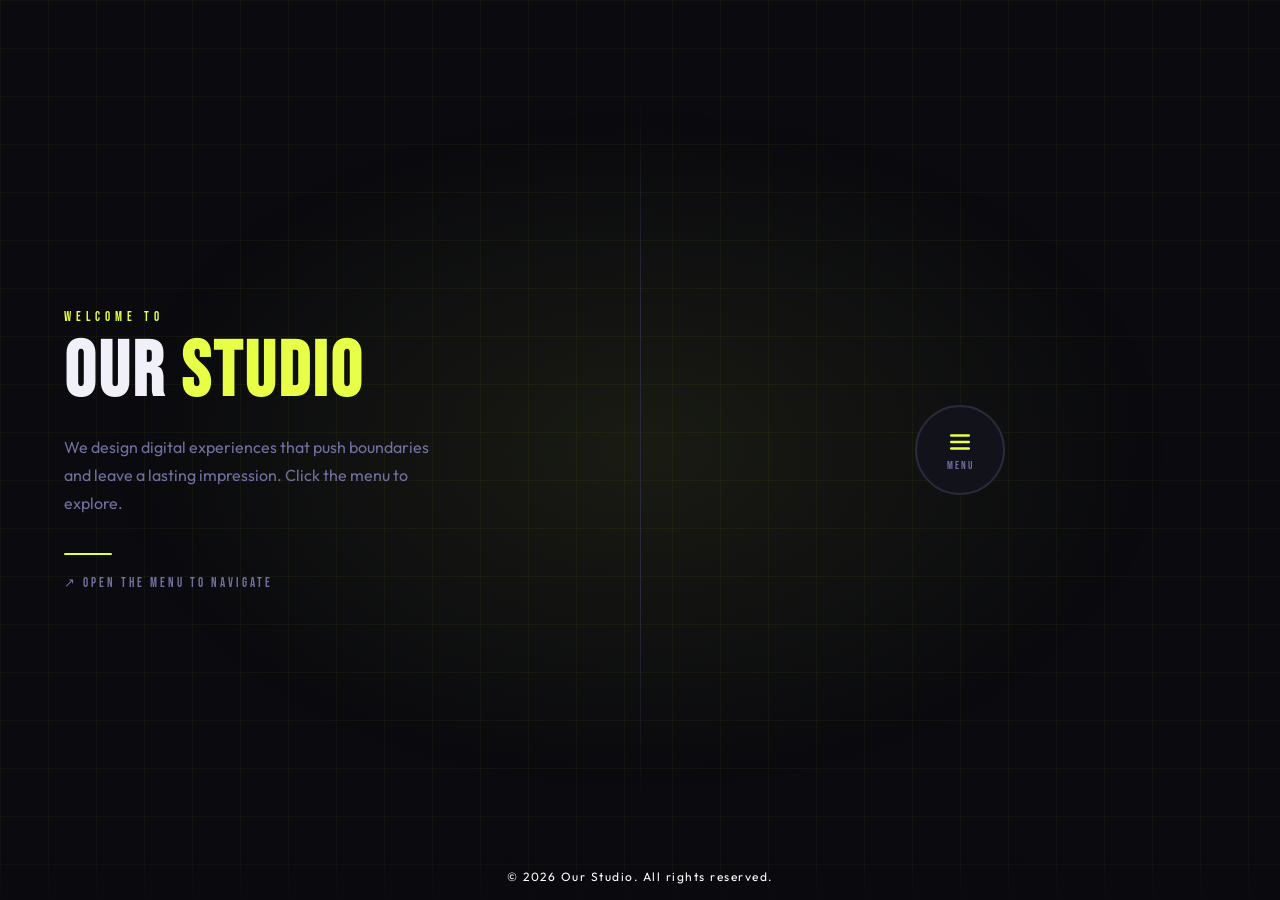
<file: index.html>
<!doctype html>
<html lang="en">
  <head>
    <meta charset="UTF-8" />
    <meta name="viewport" content="width=device-width, initial-scale=1.0" />
    <title>Radial Menu</title>
    <link rel="preconnect" href="https://fonts.googleapis.com" />
    <link rel="preconnect" href="https://fonts.gstatic.com" crossorigin />
    <link
      href="https://fonts.googleapis.com/css2?family=Bebas+Neue&family=Outfit:wght@300;400;600&display=swap"
      rel="stylesheet"
    />
    <link rel="stylesheet" href="styles/style.css" />
  </head>
  <body>
    <div class="bg-grid"></div>
    <div class="bg-glow"></div>

    <div class="layout">
      <!-- LEFT COLUMN: welcome text -->
      <div class="col-welcome">
        <p class="welcome-eyebrow">Welcome to</p>
        <h1 class="welcome-title">Our <span>Studio</span></h1>
        <p class="welcome-sub">
          We design digital experiences that push boundaries and leave a lasting
          impression. Click the menu to explore.
        </p>
        <div class="welcome-divider"></div>
        <p class="welcome-hint">↗ Open the menu to navigate</p>
      </div>

      <!-- RIGHT COLUMN: radial menu -->
      <div class="col-menu">
        <main class="scene">
          <svg class="connector-svg" id="connectorSvg" aria-hidden="true"></svg>

          <div class="menu-wrapper" id="menuWrapper">
            <button class="nav-btn" data-label="Home" data-index="0" id="btn-0">
              <span class="nav-icon">⌂</span>
              <span class="nav-label">Home</span>
            </button>
            <button
              class="nav-btn"
              data-label="About"
              data-index="1"
              id="btn-1"
            >
              <span class="nav-icon">◈</span>
              <span class="nav-label">About</span>
            </button>
            <button
              class="nav-btn"
              data-label="Contact"
              data-index="2"
              id="btn-2"
            >
              <span class="nav-icon">✉</span>
              <span class="nav-label">Contact</span>
            </button>
            <button
              class="nav-btn"
              data-label="Services"
              data-index="3"
              id="btn-3"
            >
              <span class="nav-icon">◎</span>
              <span class="nav-label">Services</span>
            </button>
            <button
              class="nav-btn"
              data-label="Products"
              data-index="4"
              id="btn-4"
            >
              <span class="nav-icon">▣</span>
              <span class="nav-label">Products</span>
            </button>

            <button
              class="center-btn"
              id="centerBtn"
              aria-label="Toggle menu"
              aria-expanded="false"
            >
              <span class="center-ring"></span>
              <span class="center-ring ring-2"></span>
              <span class="center-icon" id="centerIcon">
                <svg
                  viewBox="0 0 24 24"
                  fill="none"
                  stroke="currentColor"
                  stroke-width="2.5"
                  stroke-linecap="round"
                >
                  <line x1="4" y1="6" x2="20" y2="6" class="bar bar1" />
                  <line x1="4" y1="12" x2="20" y2="12" class="bar bar2" />
                  <line x1="4" y1="18" x2="20" y2="18" class="bar bar3" />
                </svg>
              </span>
              <span class="center-label">MENU</span>
            </button>
          </div>
        </main>
      </div>
    </div>

    <footer class="site-footer">
      <p>&copy; 2026 Our Studio. All rights reserved.</p>
    </footer>

    <script src="script/script.js"></script>
  </body>
</html>
</file>
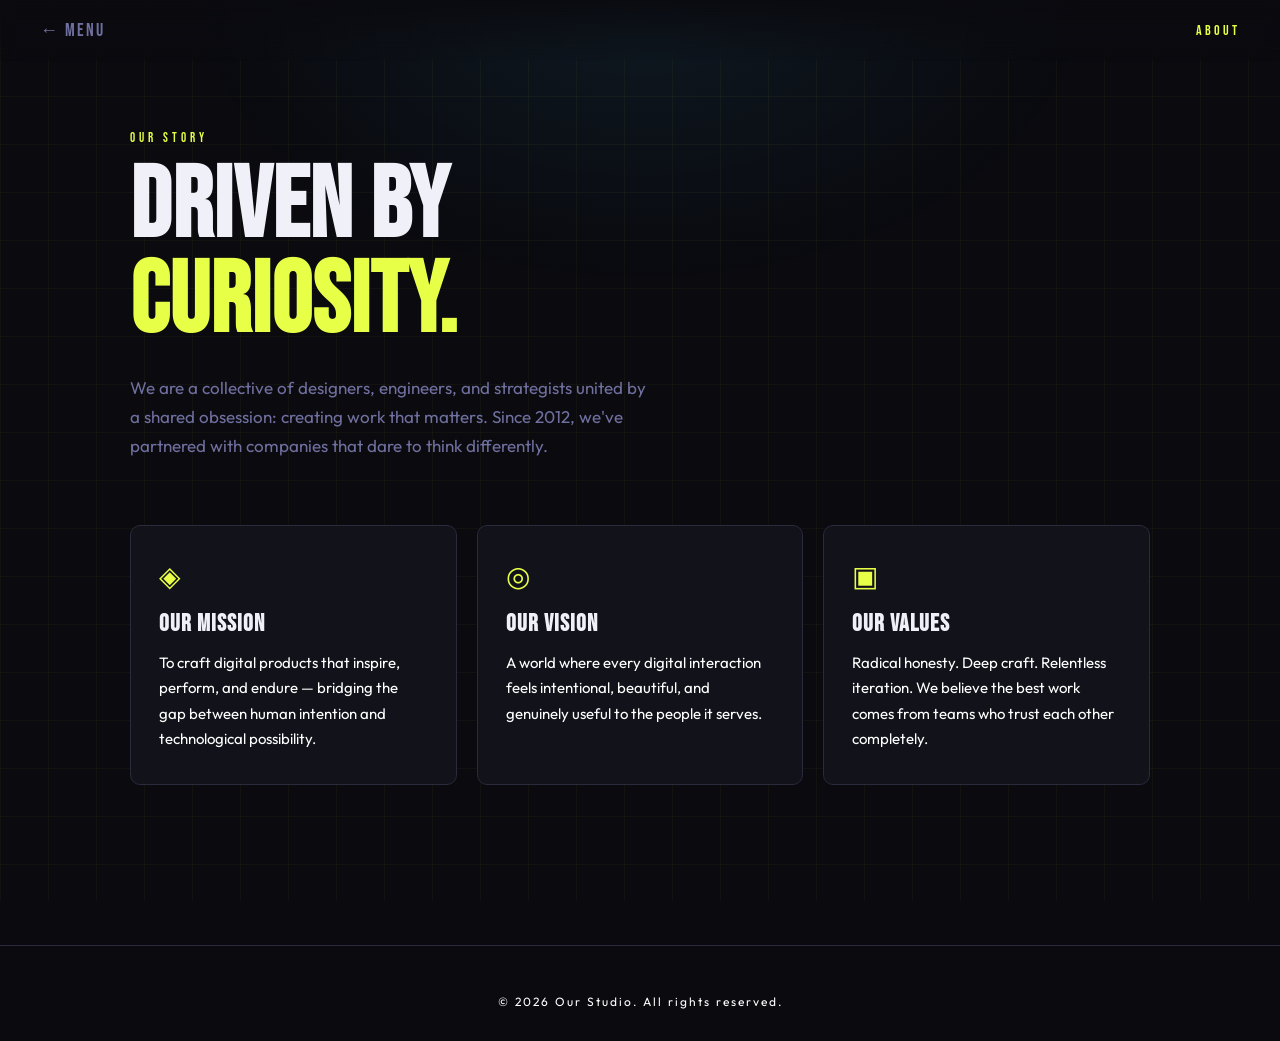
<file: pages/about.html>
<!doctype html>
<html lang="en">
  <head>
    <meta charset="UTF-8" />
    <meta name="viewport" content="width=device-width, initial-scale=1.0" />
    <title>About</title>
    <link rel="preconnect" href="https://fonts.googleapis.com" />
    <link rel="preconnect" href="https://fonts.gstatic.com" crossorigin />
    <link
      href="https://fonts.googleapis.com/css2?family=Bebas+Neue&family=Outfit:wght@300;400;600&display=swap"
      rel="stylesheet"
    />
    <link rel="stylesheet" href="../styles/pages.css" />
  </head>
  <body class="page-about">
    <div class="bg-grid"></div>
    <div class="bg-glow"></div>

    <nav class="top-nav">
      <a href="../index.html" class="back-btn">← Menu</a>
      <span class="page-tag">About</span>
    </nav>

    <main class="page-content">
      <div class="hero">
        <p class="eyebrow">Our Story</p>
        <h1 class="hero-title">Driven by<br /><em>Curiosity.</em></h1>
        <p class="hero-sub">
          We are a collective of designers, engineers, and strategists united by
          a shared obsession: creating work that matters. Since 2012, we've
          partnered with companies that dare to think differently.
        </p>
      </div>

      <div class="card-grid">
        <div class="card">
          <span class="card-icon">◈</span>
          <h3>Our Mission</h3>
          <p>
            To craft digital products that inspire, perform, and endure —
            bridging the gap between human intention and technological
            possibility.
          </p>
        </div>
        <div class="card">
          <span class="card-icon">◎</span>
          <h3>Our Vision</h3>
          <p>
            A world where every digital interaction feels intentional,
            beautiful, and genuinely useful to the people it serves.
          </p>
        </div>
        <div class="card">
          <span class="card-icon">▣</span>
          <h3>Our Values</h3>
          <p>
            Radical honesty. Deep craft. Relentless iteration. We believe the
            best work comes from teams who trust each other completely.
          </p>
        </div>
      </div>
    </main>

    <script src="../script/pages.js"></script>

    <footer class="site-footer">
      <p>&copy; 2026 Our Studio. All rights reserved.</p>
    </footer>
  </body>
</html>
</file>
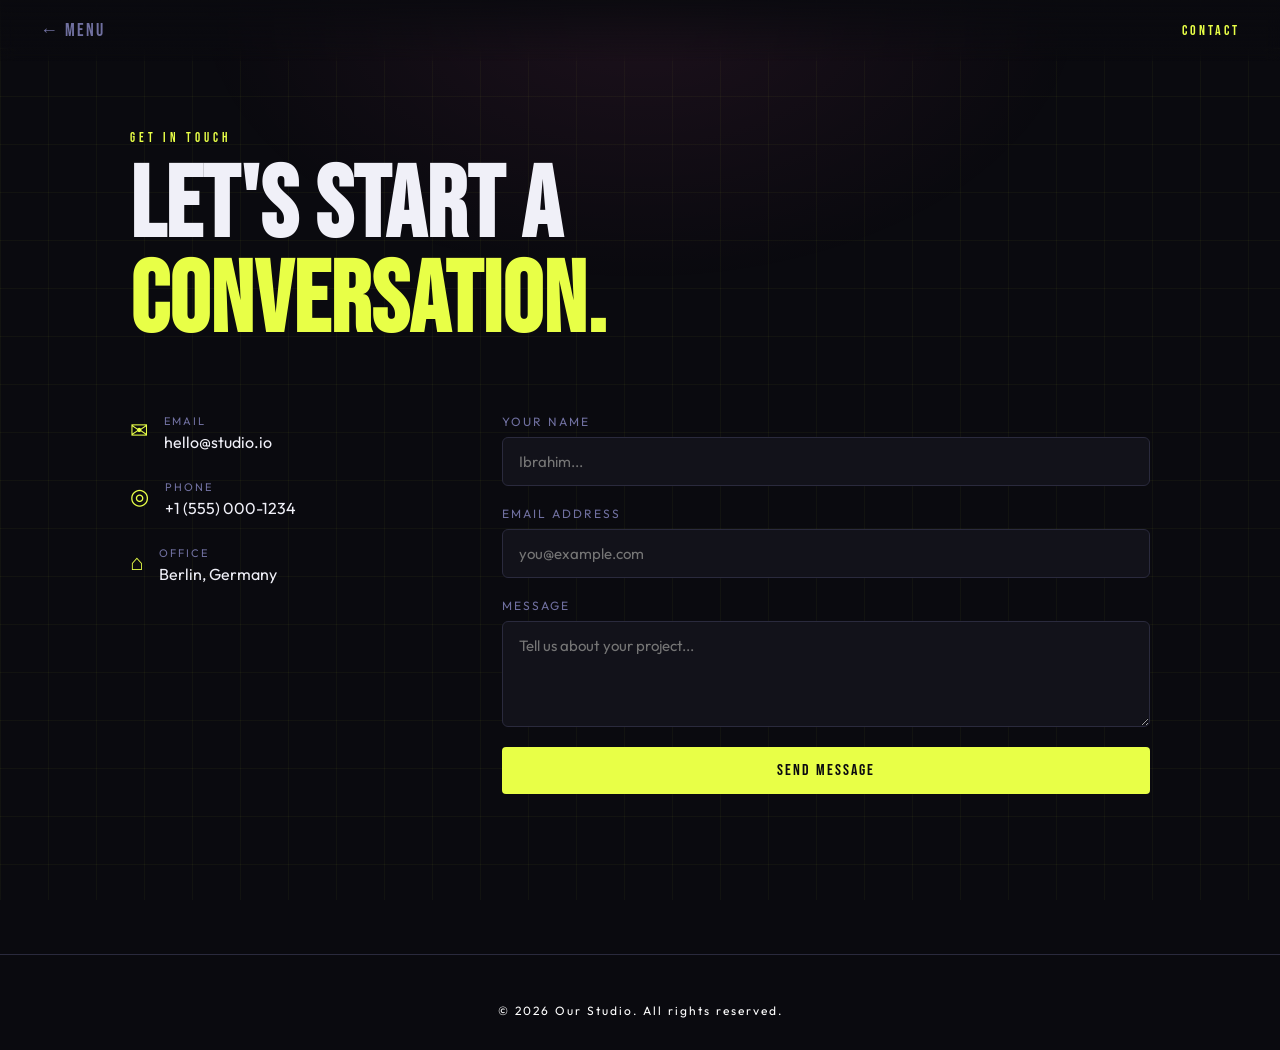
<file: pages/contact.html>
<!doctype html>
<html lang="en">
  <head>
    <meta charset="UTF-8" />
    <meta name="viewport" content="width=device-width, initial-scale=1.0" />
    <title>Contact</title>
    <link rel="preconnect" href="https://fonts.googleapis.com" />
    <link rel="preconnect" href="https://fonts.gstatic.com" crossorigin />
    <link
      href="https://fonts.googleapis.com/css2?family=Bebas+Neue&family=Outfit:wght@300;400;600&display=swap"
      rel="stylesheet"
    />
    <link rel="stylesheet" href="../styles/pages.css" />
  </head>
  <body class="page-contact">
    <div class="bg-grid"></div>
    <div class="bg-glow"></div>

    <nav class="top-nav">
      <a href="../index.html" class="back-btn">← Menu</a>
      <span class="page-tag">Contact</span>
    </nav>

    <main class="page-content">
      <div class="hero">
        <p class="eyebrow">Get In Touch</p>
        <h1 class="hero-title">Let's Start a<br /><em>Conversation.</em></h1>
      </div>

      <div class="contact-layout">
        <div class="contact-info">
          <div class="contact-item">
            <span class="c-icon">✉</span>
            <div>
              <p class="c-label">Email</p>
              <p class="c-value">hello@studio.io</p>
            </div>
          </div>
          <div class="contact-item">
            <span class="c-icon">◎</span>
            <div>
              <p class="c-label">Phone</p>
              <p class="c-value">+1 (555) 000-1234</p>
            </div>
          </div>
          <div class="contact-item">
            <span class="c-icon">⌂</span>
            <div>
              <p class="c-label">Office</p>
              <p class="c-value">Berlin, Germany</p>
            </div>
          </div>
        </div>

        <div class="contact-form">
          <div class="form-group">
            <label>Your Name</label>
            <input type="text" placeholder="Ibrahim..." />
          </div>
          <div class="form-group">
            <label>Email Address</label>
            <input type="email" placeholder="you@example.com" />
          </div>
          <div class="form-group">
            <label>Message</label>
            <textarea
              rows="4"
              placeholder="Tell us about your project..."
            ></textarea>
          </div>
          <button
            class="btn-primary"
            type="button"
            onclick="
              this.textContent = 'Sent ✓';
              this.style.opacity = '.6';
            "
          >
            Send Message
          </button>
        </div>
      </div>
    </main>

    <script src="../script/pages.js"></script>

    <footer class="site-footer">
      <p>&copy; 2026 Our Studio. All rights reserved.</p>
    </footer>
  </body>
</html>
</file>
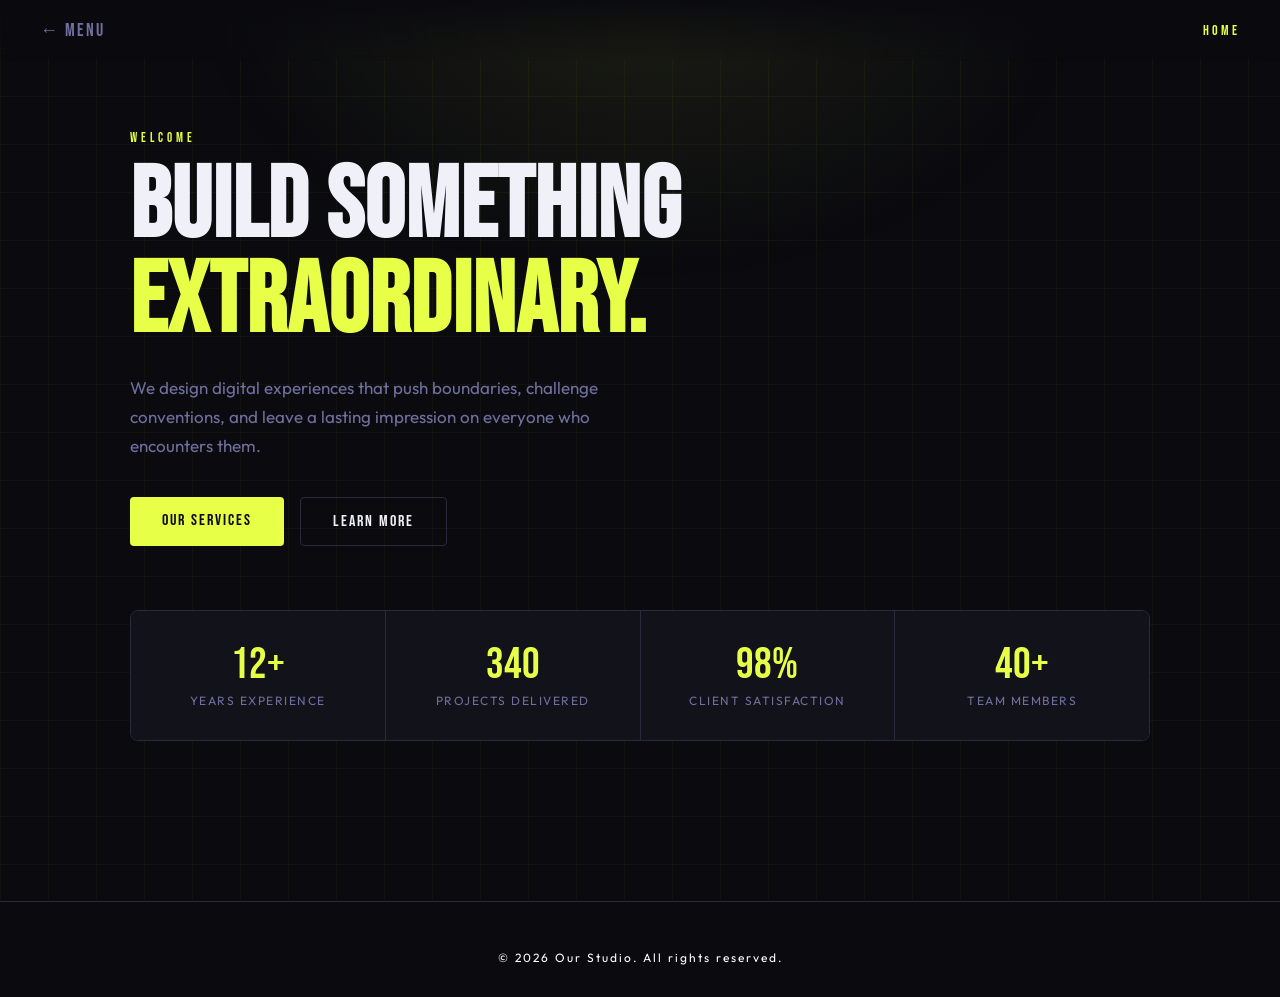
<file: pages/home.html>
<!doctype html>
<html lang="en">
  <head>
    <meta charset="UTF-8" />
    <meta name="viewport" content="width=device-width, initial-scale=1.0" />
    <title>Home</title>
    <link rel="preconnect" href="https://fonts.googleapis.com" />
    <link rel="preconnect" href="https://fonts.gstatic.com" crossorigin />
    <link
      href="https://fonts.googleapis.com/css2?family=Bebas+Neue&family=Outfit:wght@300;400;600&display=swap"
      rel="stylesheet"
    />
    <link rel="stylesheet" href="../styles/pages.css" />
  </head>
  <body class="page-home">
    <div class="bg-grid"></div>
    <div class="bg-glow"></div>

    <nav class="top-nav">
      <a href="../index.html" class="back-btn">← Menu</a>
      <span class="page-tag">Home</span>
    </nav>

    <main class="page-content">
      <div class="hero">
        <p class="eyebrow">Welcome</p>
        <h1 class="hero-title">Build Something<br /><em>Extraordinary.</em></h1>
        <p class="hero-sub">
          We design digital experiences that push boundaries, challenge
          conventions, and leave a lasting impression on everyone who encounters
          them.
        </p>
        <div class="hero-actions">
          <a href="services.html" class="btn-primary">Our Services</a>
          <a href="about.html" class="btn-ghost">Learn More</a>
        </div>
      </div>

      <div class="stat-row">
        <div class="stat">
          <span class="stat-num">12+</span
          ><span class="stat-label">Years Experience</span>
        </div>
        <div class="stat">
          <span class="stat-num">340</span
          ><span class="stat-label">Projects Delivered</span>
        </div>
        <div class="stat">
          <span class="stat-num">98%</span
          ><span class="stat-label">Client Satisfaction</span>
        </div>
        <div class="stat">
          <span class="stat-num">40+</span
          ><span class="stat-label">Team Members</span>
        </div>
      </div>
    </main>

    <script src="../script/pages.js"></script>

    <footer class="site-footer">
      <p>&copy; 2026 Our Studio. All rights reserved.</p>
    </footer>
  </body>
</html>
</file>
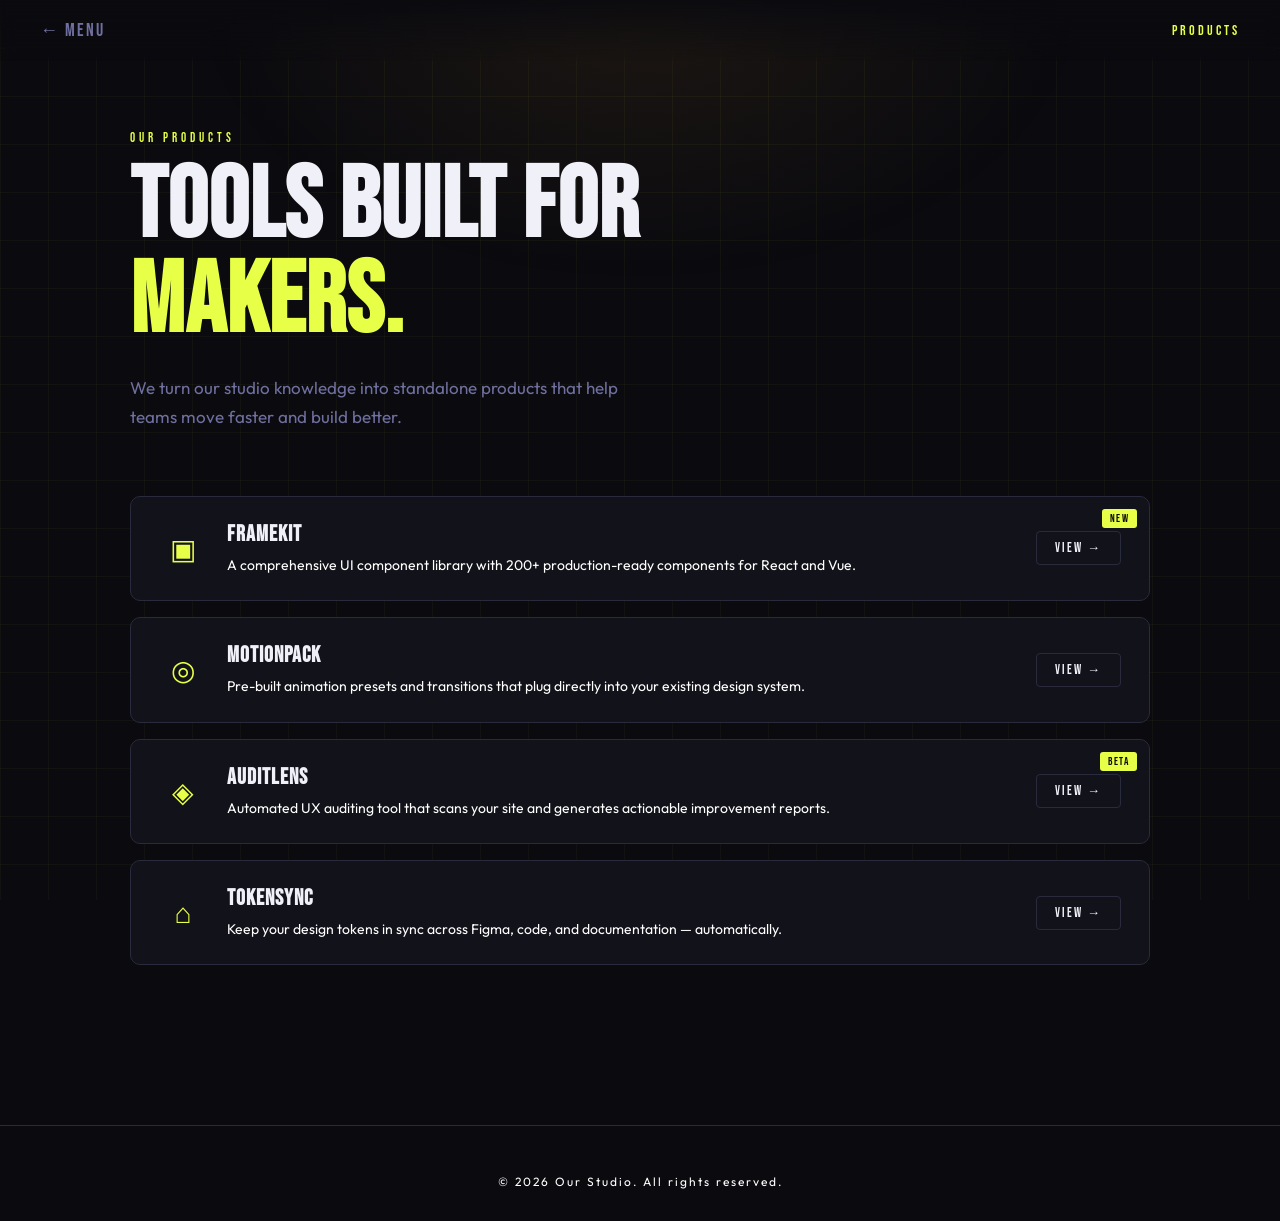
<file: pages/products.html>
<!doctype html>
<html lang="en">
  <head>
    <meta charset="UTF-8" />
    <meta name="viewport" content="width=device-width, initial-scale=1.0" />
    <title>Products</title>
    <link rel="preconnect" href="https://fonts.googleapis.com" />
    <link rel="preconnect" href="https://fonts.gstatic.com" crossorigin />
    <link
      href="https://fonts.googleapis.com/css2?family=Bebas+Neue&family=Outfit:wght@300;400;600&display=swap"
      rel="stylesheet"
    />
    <link rel="stylesheet" href="../styles/pages.css" />
  </head>
  <body class="page-products">
    <div class="bg-grid"></div>
    <div class="bg-glow"></div>

    <nav class="top-nav">
      <a href="../index.html" class="back-btn">← Menu</a>
      <span class="page-tag">Products</span>
    </nav>

    <main class="page-content">
      <div class="hero">
        <p class="eyebrow">Our Products</p>
        <h1 class="hero-title">Tools Built for<br /><em>Makers.</em></h1>
        <p class="hero-sub">
          We turn our studio knowledge into standalone products that help teams
          move faster and build better.
        </p>
      </div>

      <div class="product-list">
        <div class="product-card">
          <div class="product-badge">New</div>
          <span class="product-icon">▣</span>
          <div class="product-info">
            <h3>FrameKit</h3>
            <p>
              A comprehensive UI component library with 200+ production-ready
              components for React and Vue.
            </p>
          </div>
          <a href="#" class="btn-ghost small">View →</a>
        </div>
        <div class="product-card">
          <span class="product-icon">◎</span>
          <div class="product-info">
            <h3>MotionPack</h3>
            <p>
              Pre-built animation presets and transitions that plug directly
              into your existing design system.
            </p>
          </div>
          <a href="#" class="btn-ghost small">View →</a>
        </div>
        <div class="product-card">
          <div class="product-badge">Beta</div>
          <span class="product-icon">◈</span>
          <div class="product-info">
            <h3>AuditLens</h3>
            <p>
              Automated UX auditing tool that scans your site and generates
              actionable improvement reports.
            </p>
          </div>
          <a href="#" class="btn-ghost small">View →</a>
        </div>
        <div class="product-card">
          <span class="product-icon">⌂</span>
          <div class="product-info">
            <h3>TokenSync</h3>
            <p>
              Keep your design tokens in sync across Figma, code, and
              documentation — automatically.
            </p>
          </div>
          <a href="#" class="btn-ghost small">View →</a>
        </div>
      </div>
    </main>

    <script src="../script/pages.js"></script>

    <footer class="site-footer">
      <p>&copy; 2026 Our Studio. All rights reserved.</p>
    </footer>
  </body>
</html>
</file>
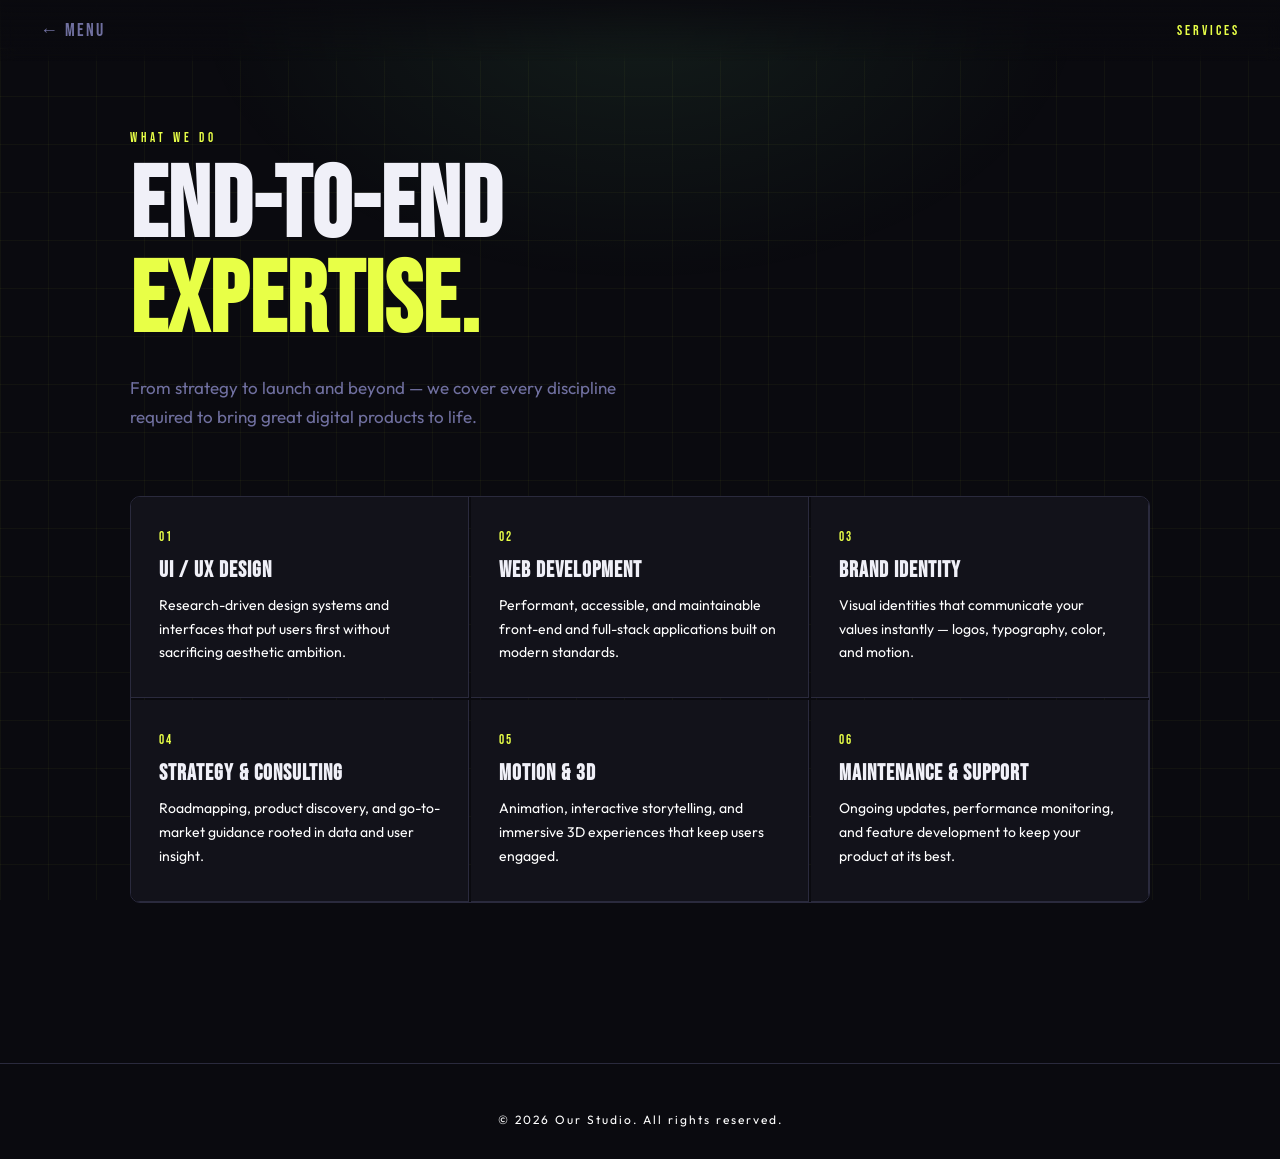
<file: pages/services.html>
<!doctype html>
<html lang="en">
  <head>
    <meta charset="UTF-8" />
    <meta name="viewport" content="width=device-width, initial-scale=1.0" />
    <title>Services</title>
    <link rel="preconnect" href="https://fonts.googleapis.com" />
    <link rel="preconnect" href="https://fonts.gstatic.com" crossorigin />
    <link
      href="https://fonts.googleapis.com/css2?family=Bebas+Neue&family=Outfit:wght@300;400;600&display=swap"
      rel="stylesheet"
    />
    <link rel="stylesheet" href="../styles/pages.css" />
  </head>
  <body class="page-services">
    <div class="bg-grid"></div>
    <div class="bg-glow"></div>

    <nav class="top-nav">
      <a href="../index.html" class="back-btn">← Menu</a>
      <span class="page-tag">Services</span>
    </nav>

    <main class="page-content">
      <div class="hero">
        <p class="eyebrow">What We Do</p>
        <h1 class="hero-title">End-to-End<br /><em>Expertise.</em></h1>
        <p class="hero-sub">
          From strategy to launch and beyond — we cover every discipline
          required to bring great digital products to life.
        </p>
      </div>

      <div class="services-grid">
        <div class="service-card">
          <span class="s-num">01</span>
          <h3>UI / UX Design</h3>
          <p>
            Research-driven design systems and interfaces that put users first
            without sacrificing aesthetic ambition.
          </p>
        </div>
        <div class="service-card">
          <span class="s-num">02</span>
          <h3>Web Development</h3>
          <p>
            Performant, accessible, and maintainable front-end and full-stack
            applications built on modern standards.
          </p>
        </div>
        <div class="service-card">
          <span class="s-num">03</span>
          <h3>Brand Identity</h3>
          <p>
            Visual identities that communicate your values instantly — logos,
            typography, color, and motion.
          </p>
        </div>
        <div class="service-card">
          <span class="s-num">04</span>
          <h3>Strategy & Consulting</h3>
          <p>
            Roadmapping, product discovery, and go-to-market guidance rooted in
            data and user insight.
          </p>
        </div>
        <div class="service-card">
          <span class="s-num">05</span>
          <h3>Motion & 3D</h3>
          <p>
            Animation, interactive storytelling, and immersive 3D experiences
            that keep users engaged.
          </p>
        </div>
        <div class="service-card">
          <span class="s-num">06</span>
          <h3>Maintenance & Support</h3>
          <p>
            Ongoing updates, performance monitoring, and feature development to
            keep your product at its best.
          </p>
        </div>
      </div>
    </main>

    <script src="../script/pages.js"></script>

    <footer class="site-footer">
      <p>&copy; 2026 Our Studio. All rights reserved.</p>
    </footer>
  </body>
</html>
</file>
<file: styles/style.css>
/* ── Reset & Base ─────────────────────────────────────── */
*,
*::before,
*::after {
  box-sizing: border-box;
  margin: 0;
  padding: 0;
}

:root {
  --bg: #0a0a0f;
  --surface: #12121a;
  --border: #2a2a3d;
  --accent: #e8ff47;
  --accent-dim: #b8cc30;
  --text: #f0f0f8;
  --text-muted: #7070a0;
  --center-size: 90px;
  --nav-size: 80px;
  --radius: 185px;
  --line-color: rgba(232, 255, 71, 0.35);
  --duration: 0.55s;
  --ease: cubic-bezier(0.34, 1.56, 0.64, 1);
}

html,
body {
  width: 100%;
  height: 100%;
  overflow: hidden;
  background: var(--bg);
  color: var(--text);
  font-family: "Outfit", sans-serif;
}

/* ── Background ───────────────────────────────────────── */
.bg-grid {
  position: fixed;
  inset: 0;
  background-image:
    linear-gradient(rgba(232, 255, 71, 0.04) 1px, transparent 1px),
    linear-gradient(90deg, rgba(232, 255, 71, 0.04) 1px, transparent 1px);
  background-size: 48px 48px;
  pointer-events: none;
}

.bg-glow {
  position: fixed;
  inset: 0;
  background: radial-gradient(
    ellipse 60% 55% at 50% 50%,
    rgba(232, 255, 71, 0.07) 0%,
    transparent 70%
  );
  pointer-events: none;
}

/* ── Scene ────────────────────────────────────────────── */
.scene {
  display: flex;
  align-items: center;
  justify-content: center;
  width: 100%;
  height: 100%;
  position: relative;
  overflow: visible;
}

/* ── SVG connector layer ──────────────────────────────── */
.connector-svg {
  position: absolute;
  inset: 0;
  width: 100%;
  height: 100%;
  pointer-events: none;
  overflow: visible;
}

.connector-line {
  stroke: var(--line-color);
  stroke-width: 1.5;
  stroke-dasharray: 6 4;
  fill: none;
  opacity: 0;
  transition:
    opacity 0.3s ease,
    stroke-dashoffset 0.6s ease;
  animation: none;
}

.connector-line.visible {
  opacity: 1;
  animation: dash-march 1.2s linear infinite;
}

@keyframes dash-march {
  to {
    stroke-dashoffset: -20;
  }
}

/* ── Menu Wrapper ─────────────────────────────────────── */
.menu-wrapper {
  position: relative;
  width: var(--center-size);
  height: var(--center-size);
}

/* ── Center Button ────────────────────────────────────── */
.center-btn {
  position: relative;
  width: var(--center-size);
  height: var(--center-size);
  border-radius: 50%;
  border: 2px solid var(--border);
  background: var(--surface);
  cursor: pointer;
  display: flex;
  flex-direction: column;
  align-items: center;
  justify-content: center;
  gap: 4px;
  color: var(--text);
  transition:
    border-color 0.3s,
    box-shadow 0.3s,
    transform 0.2s;
  z-index: 10;
  overflow: hidden;
}

.center-btn:hover {
  border-color: var(--accent);
  box-shadow:
    0 0 24px rgba(232, 255, 71, 0.25),
    0 0 60px rgba(232, 255, 71, 0.1);
  transform: scale(1.06);
}

.center-btn.active {
  border-color: var(--accent);
  box-shadow:
    0 0 32px rgba(232, 255, 71, 0.4),
    0 0 80px rgba(232, 255, 71, 0.15);
  background: #1a1a24;
}

.center-ring {
  position: absolute;
  inset: -8px;
  border-radius: 50%;
  border: 1px solid rgba(232, 255, 71, 0.15);
  pointer-events: none;
  transition: opacity 0.3s;
}

.center-ring.ring-2 {
  inset: -18px;
  border-color: rgba(232, 255, 71, 0.07);
}

.center-btn.active .center-ring {
  opacity: 1;
  animation: pulse-ring 2s ease-out infinite;
}
.center-btn.active .center-ring.ring-2 {
  animation: pulse-ring 2s ease-out 0.4s infinite;
}

@keyframes pulse-ring {
  0% {
    transform: scale(1);
    opacity: 1;
  }
  70% {
    transform: scale(1.18);
    opacity: 0;
  }
  100% {
    transform: scale(1.18);
    opacity: 0;
  }
}

.center-icon {
  width: 26px;
  height: 26px;
  color: var(--accent);
}

.center-icon svg {
  width: 100%;
  height: 100%;
}

.center-label {
  font-family: "Bebas Neue", sans-serif;
  font-size: 11px;
  letter-spacing: 2px;
  color: var(--text-muted);
  transition: color 0.3s;
}

.center-btn.active .center-label,
.center-btn:hover .center-label {
  color: var(--accent);
}

/* Hamburger → X animation */
.bar {
  transition:
    transform 0.35s ease,
    opacity 0.25s ease;
  transform-origin: 12px 12px;
}

.center-btn.active .bar1 {
  transform: rotate(45deg) translate(0px, 0px);
}
.center-btn.active .bar2 {
  opacity: 0;
  transform: scaleX(0);
}
.center-btn.active .bar3 {
  transform: rotate(-45deg) translate(0px, 0px);
}

/* ── Nav Buttons ──────────────────────────────────────── */
.nav-btn {
  position: absolute;
  top: 50%;
  left: 50%;
  width: var(--nav-size);
  height: var(--nav-size);
  border-radius: 50%;
  border: 1.5px solid var(--border);
  background: var(--surface);
  cursor: pointer;
  display: flex;
  flex-direction: column;
  align-items: center;
  justify-content: center;
  gap: 3px;
  color: var(--text);
  transform: translate(-50%, -50%) scale(0);
  opacity: 0;
  transition:
    transform var(--duration) var(--ease),
    opacity 0.3s ease,
    border-color 0.25s,
    box-shadow 0.25s,
    background 0.25s;
  pointer-events: none;
  z-index: 5;
}

.nav-btn.visible {
  transform: translate(-50%, -50%) translate(var(--tx), var(--ty)) scale(1);
  opacity: 1;
  pointer-events: all;
}

.nav-btn:hover {
  border-color: var(--accent);
  background: #1a1a24;
  box-shadow:
    0 0 20px rgba(232, 255, 71, 0.2),
    0 4px 24px rgba(0, 0, 0, 0.5);
  transform: translate(-50%, -50%) translate(var(--tx), var(--ty)) scale(1.1) !important;
}

.nav-btn:active {
  transform: translate(-50%, -50%) translate(var(--tx), var(--ty)) scale(0.96) !important;
}

.nav-icon {
  font-size: 20px;
  line-height: 1;
  color: var(--accent);
  transition: transform 0.2s;
}

.nav-btn:hover .nav-icon {
  transform: scale(1.2);
}

.nav-label {
  font-family: "Bebas Neue", sans-serif;
  font-size: 11px;
  letter-spacing: 1.5px;
  color: var(--text-muted);
  transition: color 0.25s;
}

.nav-btn:hover .nav-label {
  color: var(--accent);
}

/* ── Stagger delays ───────────────────────────────────── */
.nav-btn[data-index="0"] {
  transition-delay: 0s, 0s, 0s, 0s, 0s;
}
.nav-btn[data-index="1"] {
  transition-delay: 0.06s, 0s, 0s, 0s, 0s;
}
.nav-btn[data-index="2"] {
  transition-delay: 0.12s, 0s, 0s, 0s, 0s;
}
.nav-btn[data-index="3"] {
  transition-delay: 0.18s, 0s, 0s, 0s, 0s;
}
.nav-btn[data-index="4"] {
  transition-delay: 0.24s, 0s, 0s, 0s, 0s;
}

/* closing delay (reverse) */
.nav-btn.closing[data-index="0"] {
  transition-delay: 0.24s;
}
.nav-btn.closing[data-index="1"] {
  transition-delay: 0.18s;
}
.nav-btn.closing[data-index="2"] {
  transition-delay: 0.12s;
}
.nav-btn.closing[data-index="3"] {
  transition-delay: 0.06s;
}
.nav-btn.closing[data-index="4"] {
  transition-delay: 0s;
}

/* ── Two-column layout ───────────────────────────────── */
.layout {
  display: grid;
  grid-template-columns: 1fr 1fr;
  height: 100vh;
  position: relative;
  z-index: 1;
}

/* vertical divider between columns */
.layout::after {
  content: "";
  position: absolute;
  top: 10%;
  bottom: 10%;
  left: 50%;
  width: 1px;
  background: linear-gradient(
    to bottom,
    transparent,
    var(--border) 30%,
    var(--border) 70%,
    transparent
  );
  pointer-events: none;
}

/* ── Left column: Welcome ────────────────────────────── */
.col-welcome {
  display: flex;
  flex-direction: column;
  justify-content: center;
  padding: 80px 64px;
  animation: fade-right 0.9s cubic-bezier(0.22, 1, 0.36, 1) both;
}

@keyframes fade-right {
  from {
    opacity: 0;
    transform: translateX(-32px);
  }
  to {
    opacity: 1;
    transform: translateX(0);
  }
}

.welcome-eyebrow {
  font-family: "Bebas Neue", sans-serif;
  font-size: 13px;
  letter-spacing: 5px;
  color: var(--accent);
  margin-bottom: 12px;
}

.welcome-title {
  font-family: "Bebas Neue", sans-serif;
  font-size: clamp(52px, 6vw, 96px);
  letter-spacing: 3px;
  color: var(--text);
  line-height: 0.95;
  margin-bottom: 24px;
}

.welcome-title span {
  color: var(--accent);
}

.welcome-sub {
  font-size: 16px;
  line-height: 1.75;
  color: var(--text-muted);
  max-width: 380px;
  margin-bottom: 36px;
}

.welcome-divider {
  width: 48px;
  height: 2px;
  background: var(--accent);
  margin-bottom: 20px;
  border-radius: 2px;
}

.welcome-hint {
  font-family: "Bebas Neue", sans-serif;
  font-size: 13px;
  letter-spacing: 3px;
  color: var(--text-muted);
}

/* ── Right column: Menu ──────────────────────────────── */
.col-menu {
  position: relative;
  animation: fade-left 0.9s cubic-bezier(0.22, 1, 0.36, 1) 0.1s both;
}

@keyframes fade-left {
  from {
    opacity: 0;
    transform: translateX(32px);
  }
  to {
    opacity: 1;
    transform: translateX(0);
  }
}

/* ── Footer ──────────────────────────────────────────── */
.site-footer {
  position: fixed;
  bottom: 0;
  left: 0;
  right: 0;
  z-index: 10;
  text-align: center;
  padding: 16px 20px;
  font-size: 12px;
  letter-spacing: 1.5px;
  color: #ffffff;
  pointer-events: none;
  background: linear-gradient(
    to top,
    rgba(10, 10, 15, 0.85) 0%,
    transparent 100%
  );
}

/* ── Responsive: stack on small screens ─────────────── */
@media (max-width: 768px) {
  .layout {
    grid-template-columns: 1fr;
    grid-template-rows: auto 1fr;
    height: auto;
    min-height: 100vh;
  }
  .layout::after {
    display: none;
  }
  .col-welcome {
    padding: 60px 28px 32px;
    text-align: center;
    align-items: center;
  }
  .col-menu {
    min-height: 70vh;
  }
}
</file>
<file: styles/pages.css>
/* ── pages.css — shared styles for all 5 inner pages ─── */
*, *::before, *::after { box-sizing: border-box; margin: 0; padding: 0; }

:root {
  --bg:         #0a0a0f;
  --surface:    #12121a;
  --border:     #2a2a3d;
  --accent:     #e8ff47;
  --text:       #f0f0f8;
  --text-muted: #7070a0;
  --font-display: 'Bebas Neue', sans-serif;
  --font-body:    'Outfit', sans-serif;
}

html, body {
  min-height: 100%;
  background: var(--bg);
  color: var(--text);
  font-family: var(--font-body);
  overflow-x: hidden;
}

/* ── Background decorations ─────────────────────────── */
.bg-grid {
  position: fixed; inset: 0; z-index: 0;
  background-image:
    linear-gradient(rgba(232,255,71,.04) 1px, transparent 1px),
    linear-gradient(90deg, rgba(232,255,71,.04) 1px, transparent 1px);
  background-size: 48px 48px;
  pointer-events: none;
}

.bg-glow {
  position: fixed; inset: 0; z-index: 0;
  background: radial-gradient(ellipse 50% 45% at 50% 0%, rgba(232,255,71,.08) 0%, transparent 70%);
  pointer-events: none;
}

/* Per-page accent glow color tint */
.page-about    .bg-glow { background: radial-gradient(ellipse 50% 45% at 50% 0%, rgba(71,200,255,.08) 0%, transparent 70%); }
.page-contact  .bg-glow { background: radial-gradient(ellipse 50% 45% at 50% 0%, rgba(255,100,180,.08) 0%, transparent 70%); }
.page-services .bg-glow { background: radial-gradient(ellipse 50% 45% at 50% 0%, rgba(130,255,160,.08) 0%, transparent 70%); }
.page-products .bg-glow { background: radial-gradient(ellipse 50% 45% at 50% 0%, rgba(255,180,60,.08) 0%, transparent 70%); }

/* ── Top Nav ─────────────────────────────────────────── */
.top-nav {
  position: fixed; top: 0; left: 0; right: 0;
  z-index: 100;
  display: flex;
  align-items: center;
  justify-content: space-between;
  padding: 20px 40px;
  background: linear-gradient(to bottom, rgba(10,10,15,.9) 0%, transparent 100%);
  backdrop-filter: blur(8px);
}

.back-btn {
  font-family: var(--font-display);
  font-size: 18px;
  letter-spacing: 2px;
  color: var(--text-muted);
  text-decoration: none;
  transition: color .25s, transform .25s;
  display: inline-flex;
  align-items: center;
  gap: 6px;
}

.back-btn:hover { color: var(--accent); transform: translateX(-4px); }

.page-tag {
  font-family: var(--font-display);
  font-size: 14px;
  letter-spacing: 3px;
  color: #ffffff;
}

/* ── Page Content ────────────────────────────────────── */
.page-content {
  position: relative; z-index: 1;
  max-width: 1100px;
  margin: 0 auto;
  padding: 130px 40px 80px;
  animation: fade-up .65s cubic-bezier(.22,1,.36,1) both;
}

@keyframes fade-up {
  from { opacity: 0; transform: translateY(28px); }
  to   { opacity: 1; transform: translateY(0); }
}

/* ── Hero Block ──────────────────────────────────────── */
.hero { max-width: 680px; margin-bottom: 64px; }

.eyebrow {
  font-family: var(--font-display);
  font-size: 13px;
  letter-spacing: 4px;
  color: var(--accent);
  margin-bottom: 14px;
}

.hero-title {
  font-family: var(--font-display);
  font-size: clamp(56px, 8vw, 100px);
  line-height: .95;
  letter-spacing: 1px;
  color: var(--text);
  margin-bottom: 24px;
}

.hero-title em {
  font-style: normal;
  color: var(--accent);
}

.hero-sub {
  font-size: 17px;
  line-height: 1.7;
  color: var(--text-muted);
  max-width: 520px;
  margin-bottom: 36px;
}

.hero-actions { display: flex; gap: 16px; flex-wrap: wrap; }

/* ── Buttons ─────────────────────────────────────────── */
.btn-primary {
  display: inline-block;
  background: var(--accent);
  color: #0a0a0f;
  font-family: var(--font-display);
  font-size: 16px;
  letter-spacing: 2px;
  padding: 14px 32px;
  border-radius: 4px;
  text-decoration: none;
  border: none; cursor: pointer;
  transition: transform .2s, box-shadow .2s, opacity .2s;
}

.btn-primary:hover {
  transform: translateY(-2px);
  box-shadow: 0 8px 28px rgba(232,255,71,.35);
}

.btn-ghost {
  display: inline-block;
  background: transparent;
  color: var(--text);
  font-family: var(--font-display);
  font-size: 16px;
  letter-spacing: 2px;
  padding: 14px 32px;
  border-radius: 4px;
  border: 1.5px solid var(--border);
  text-decoration: none;
  cursor: pointer;
  transition: border-color .2s, color .2s;
}

.btn-ghost:hover { border-color: var(--accent); color: var(--accent); }
.btn-ghost.small { font-size: 13px; padding: 8px 18px; }

/* ── Stats Row (Home) ────────────────────────────────── */
.stat-row {
  display: flex;
  gap: 0;
  border: 1px solid var(--border);
  border-radius: 8px;
  overflow: hidden;
}

.stat {
  flex: 1;
  display: flex;
  flex-direction: column;
  align-items: center;
  padding: 32px 16px;
  border-right: 1px solid var(--border);
  background: var(--surface);
  transition: background .2s;
}

.stat:last-child { border-right: none; }
.stat:hover { background: #1a1a24; }

.stat-num {
  font-family: var(--font-display);
  font-size: 44px;
  color: var(--accent);
  line-height: 1;
  margin-bottom: 6px;
}

.stat-label {
  font-size: 12px;
  letter-spacing: 1.5px;
  color: var(--text-muted);
  text-transform: uppercase;
  text-align: center;
}

/* ── Card Grid (About) ───────────────────────────────── */
.card-grid {
  display: grid;
  grid-template-columns: repeat(auto-fit, minmax(260px, 1fr));
  gap: 20px;
}

.card {
  background: var(--surface);
  border: 1px solid var(--border);
  border-radius: 10px;
  padding: 32px 28px;
  transition: border-color .25s, transform .25s, box-shadow .25s;
}

.card:hover {
  border-color: var(--accent);
  transform: translateY(-4px);
  box-shadow: 0 12px 40px rgba(0,0,0,.4);
}

.card-icon {
  display: block;
  font-size: 28px;
  color: var(--accent);
  margin-bottom: 16px;
}

.card h3 {
  font-family: var(--font-display);
  font-size: 24px;
  letter-spacing: 1px;
  margin-bottom: 12px;
}

.card p { font-size: 15px; line-height: 1.7; color: #ffffff; }

/* ── Contact Layout ──────────────────────────────────── */
.contact-layout {
  display: grid;
  grid-template-columns: 1fr 2fr;
  gap: 48px;
  align-items: start;
}

@media (max-width: 700px) {
  .contact-layout { grid-template-columns: 1fr; }
}

.contact-item {
  display: flex;
  align-items: flex-start;
  gap: 16px;
  margin-bottom: 28px;
}

.c-icon {
  font-size: 22px;
  color: var(--accent);
  flex-shrink: 0;
  margin-top: 2px;
}

.c-label { font-size: 11px; letter-spacing: 2px; color: var(--text-muted); text-transform: uppercase; margin-bottom: 4px; }
.c-value { font-size: 16px; color: var(--text); }

.contact-form { display: flex; flex-direction: column; gap: 20px; }

.form-group { display: flex; flex-direction: column; gap: 8px; }

.form-group label {
  font-size: 12px;
  letter-spacing: 2px;
  color: var(--text-muted);
  text-transform: uppercase;
}

.form-group input,
.form-group textarea {
  background: var(--surface);
  border: 1px solid var(--border);
  border-radius: 6px;
  padding: 14px 16px;
  color: var(--text);
  font-family: var(--font-body);
  font-size: 15px;
  resize: vertical;
  transition: border-color .2s, box-shadow .2s;
  outline: none;
}

.form-group input:focus,
.form-group textarea:focus {
  border-color: var(--accent);
  box-shadow: 0 0 0 3px rgba(232,255,71,.1);
}

/* ── Services Grid ───────────────────────────────────── */
.services-grid {
  display: grid;
  grid-template-columns: repeat(auto-fit, minmax(280px, 1fr));
  gap: 2px;
  border: 1px solid var(--border);
  border-radius: 10px;
  overflow: hidden;
}

.service-card {
  background: var(--surface);
  padding: 32px 28px;
  border-right: 1px solid var(--border);
  border-bottom: 1px solid var(--border);
  transition: background .2s;
}

.service-card:hover { background: #1a1a24; }

.s-num {
  display: block;
  font-family: var(--font-display);
  font-size: 13px;
  letter-spacing: 2px;
  color: var(--accent);
  margin-bottom: 12px;
}

.service-card h3 {
  font-family: var(--font-display);
  font-size: 22px;
  letter-spacing: 1px;
  margin-bottom: 10px;
}

.service-card p { font-size: 14px; line-height: 1.7; color: #ffffff; }

/* ── Products List ───────────────────────────────────── */
.product-list { display: flex; flex-direction: column; gap: 16px; }

.product-card {
  background: var(--surface);
  border: 1px solid var(--border);
  border-radius: 10px;
  padding: 24px 28px;
  display: flex;
  align-items: center;
  gap: 20px;
  position: relative;
  transition: border-color .25s, transform .2s, box-shadow .2s;
}

.product-card:hover {
  border-color: var(--accent);
  transform: translateX(6px);
  box-shadow: 0 8px 32px rgba(0,0,0,.4);
}

.product-badge {
  position: absolute;
  top: 12px; right: 12px;
  background: var(--accent);
  color: #0a0a0f;
  font-family: var(--font-display);
  font-size: 11px;
  letter-spacing: 1.5px;
  padding: 3px 8px;
  border-radius: 3px;
}

.product-icon {
  font-size: 28px;
  color: var(--accent);
  flex-shrink: 0;
  width: 48px;
  text-align: center;
}

.product-info { flex: 1; }

.product-info h3 {
  font-family: var(--font-display);
  font-size: 22px;
  letter-spacing: 1px;
  margin-bottom: 6px;
}

.product-info p { font-size: 14px; line-height: 1.6; color: #ffffff; }

/* ── Responsive ──────────────────────────────────────── */
@media (max-width: 600px) {
  .top-nav { padding: 16px 20px; }
  .page-content { padding: 110px 20px 60px; }
  .stat-row { flex-wrap: wrap; }
  .stat { flex: 1 1 50%; border-bottom: 1px solid var(--border); }
}


/* ── Footer ──────────────────────────────────────────── */
.site-footer {
  text-align: center;
  padding: 48px 20px 32px;
  font-size: 12px;
  letter-spacing: 2px;
  color: #ffffff;
  border-top: 1px solid var(--border);
  margin-top: 80px;
  position: relative; z-index: 1;
}
</file>
